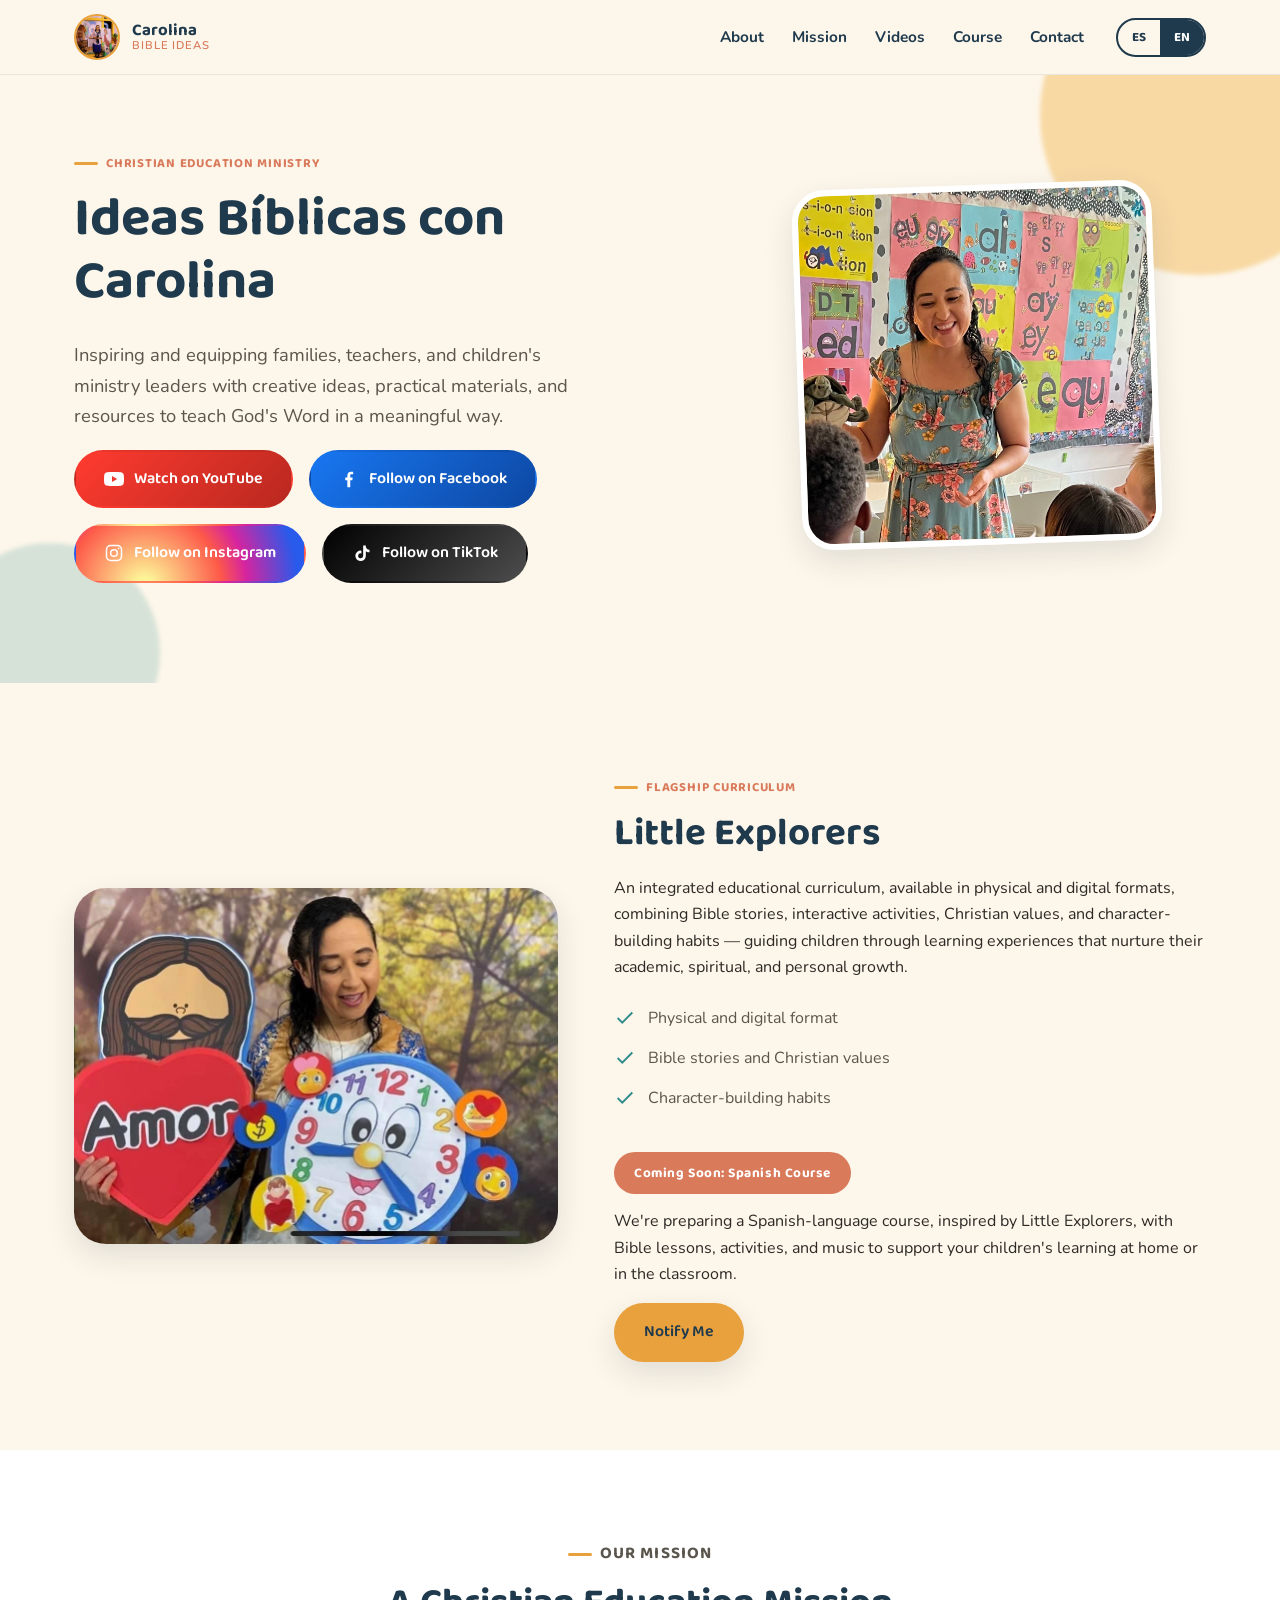
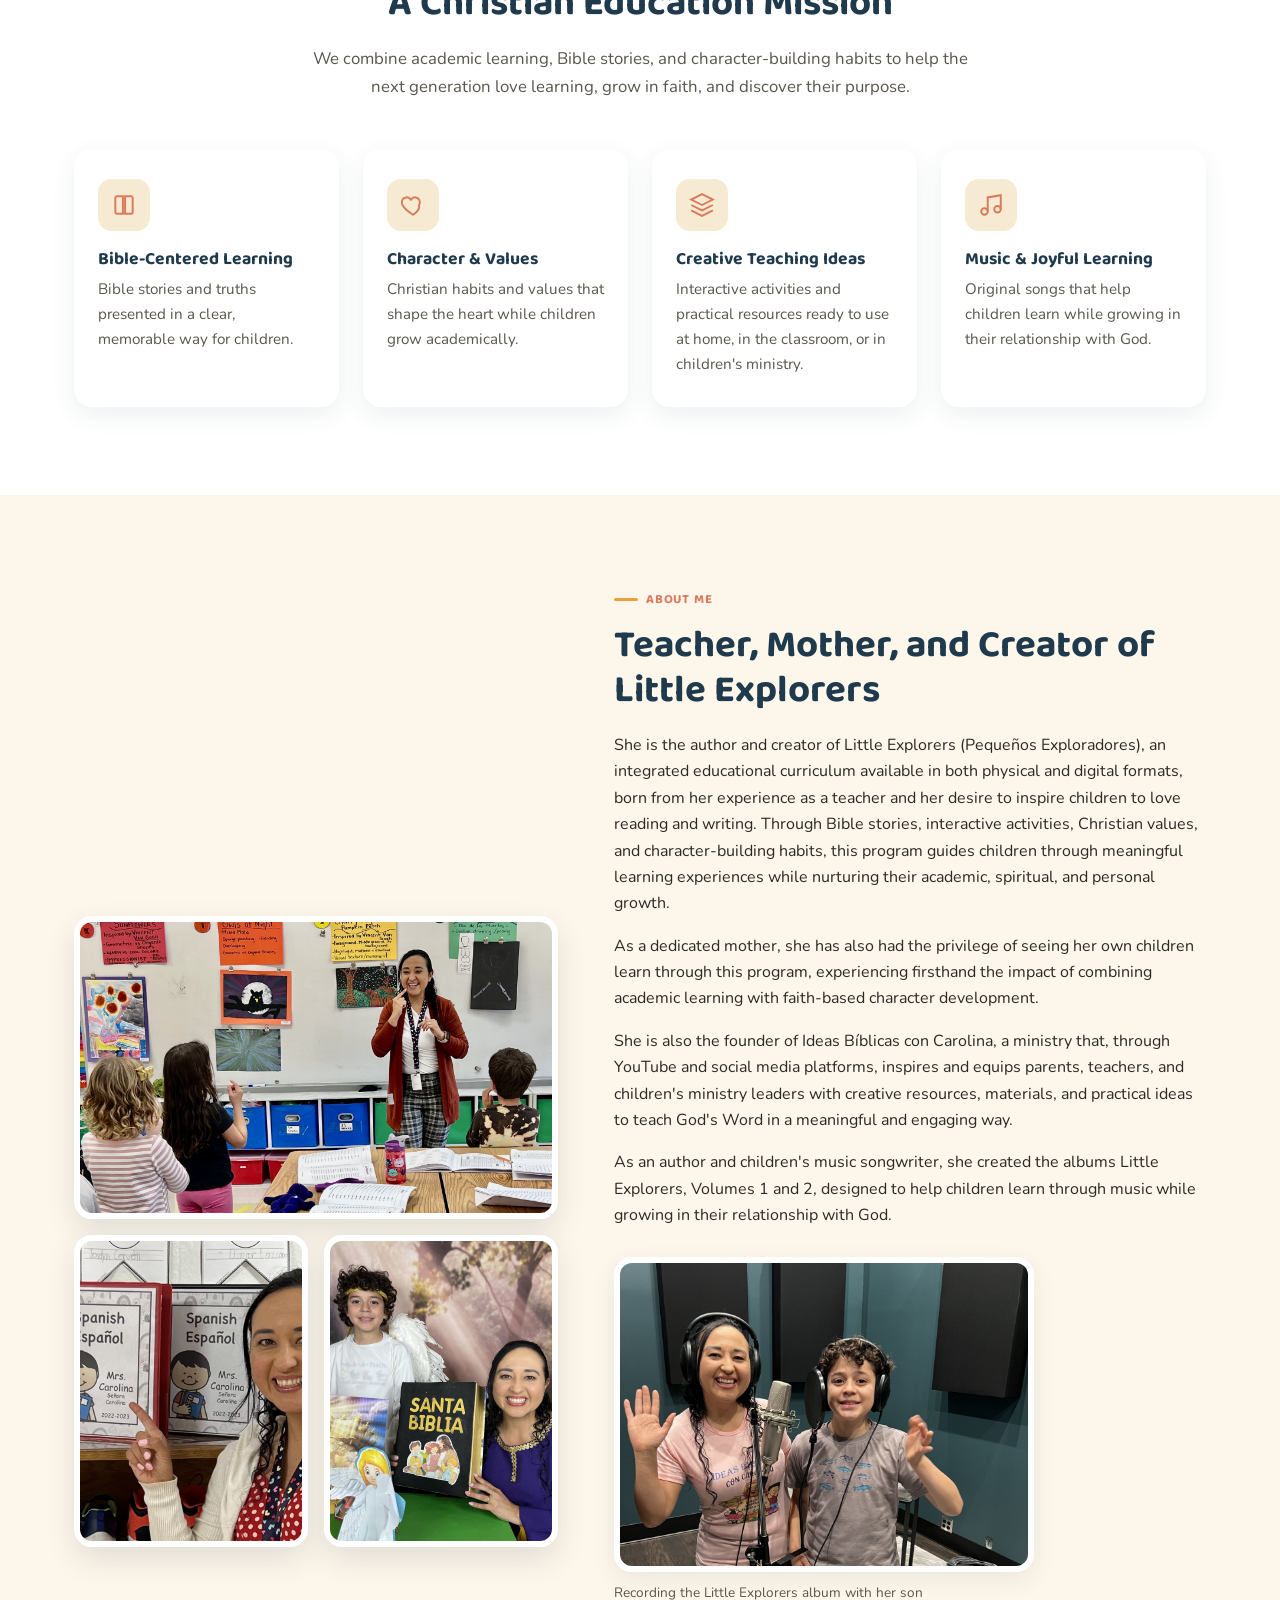
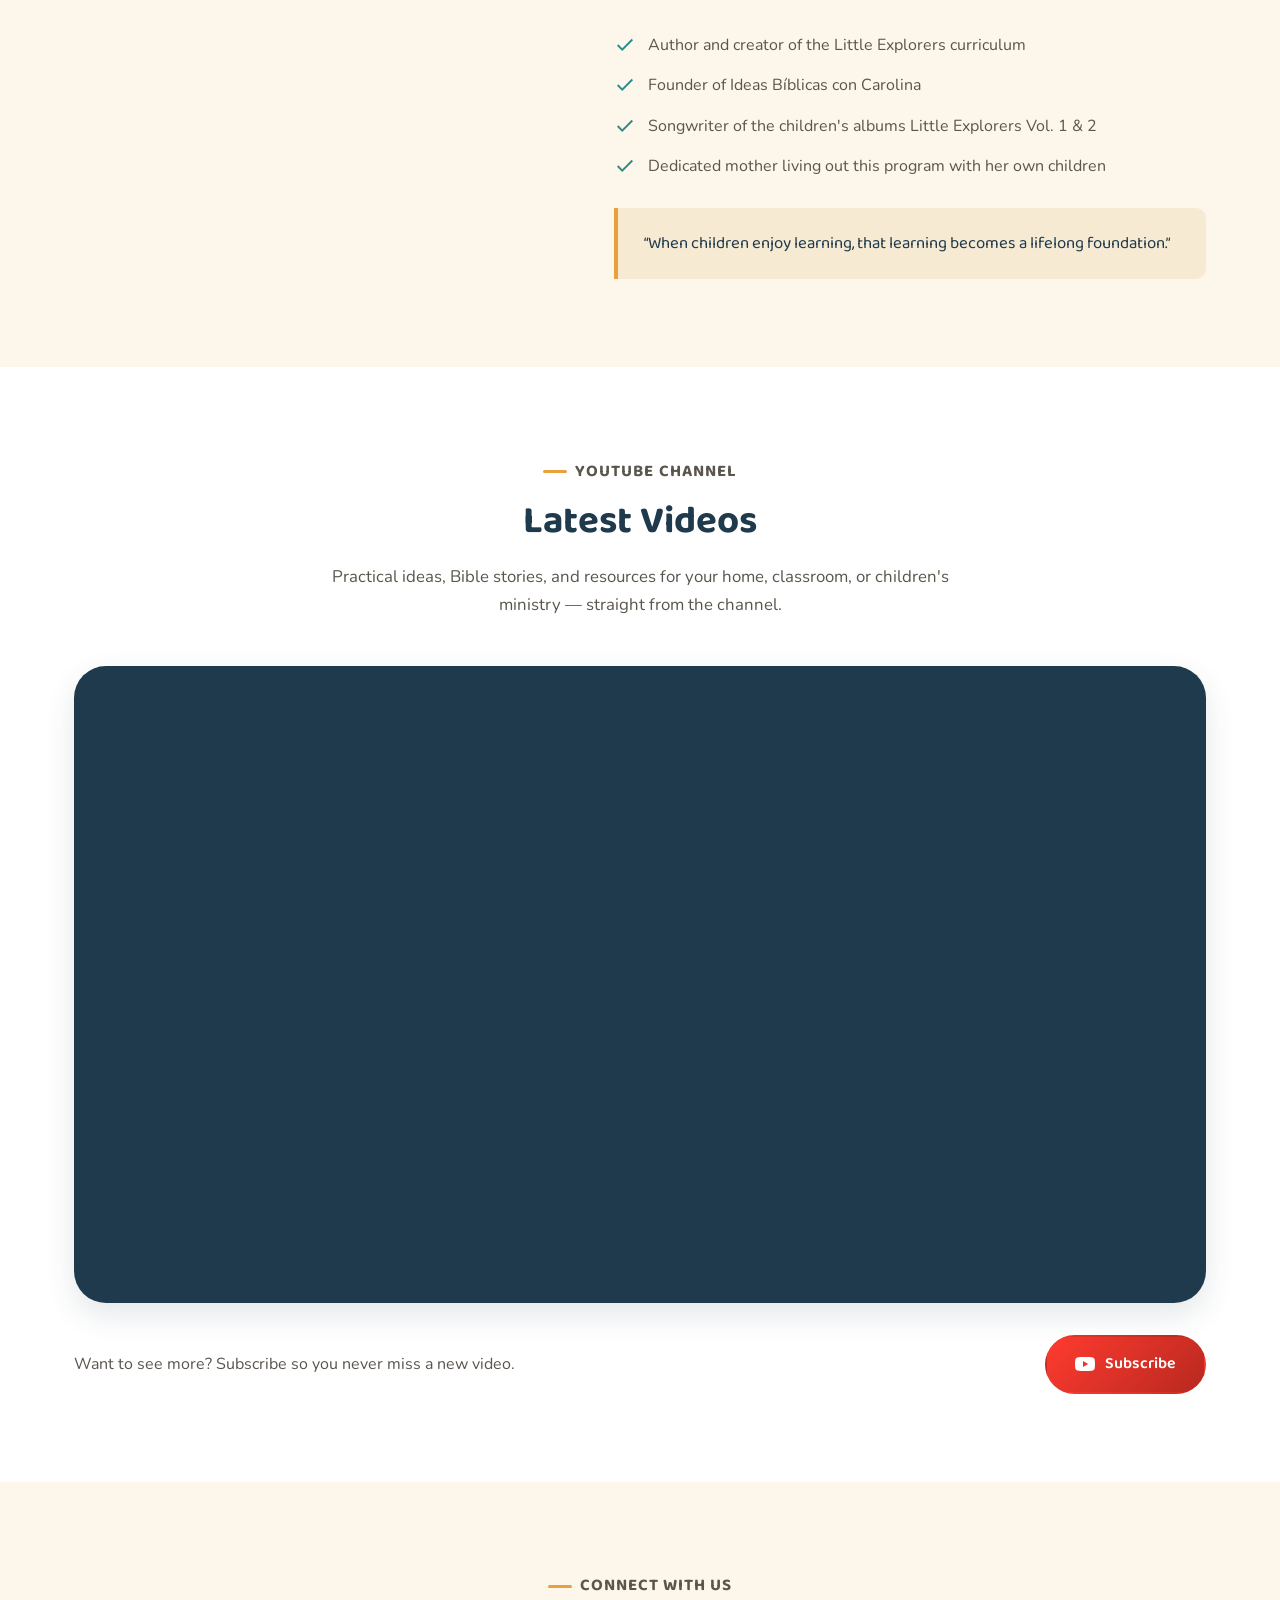
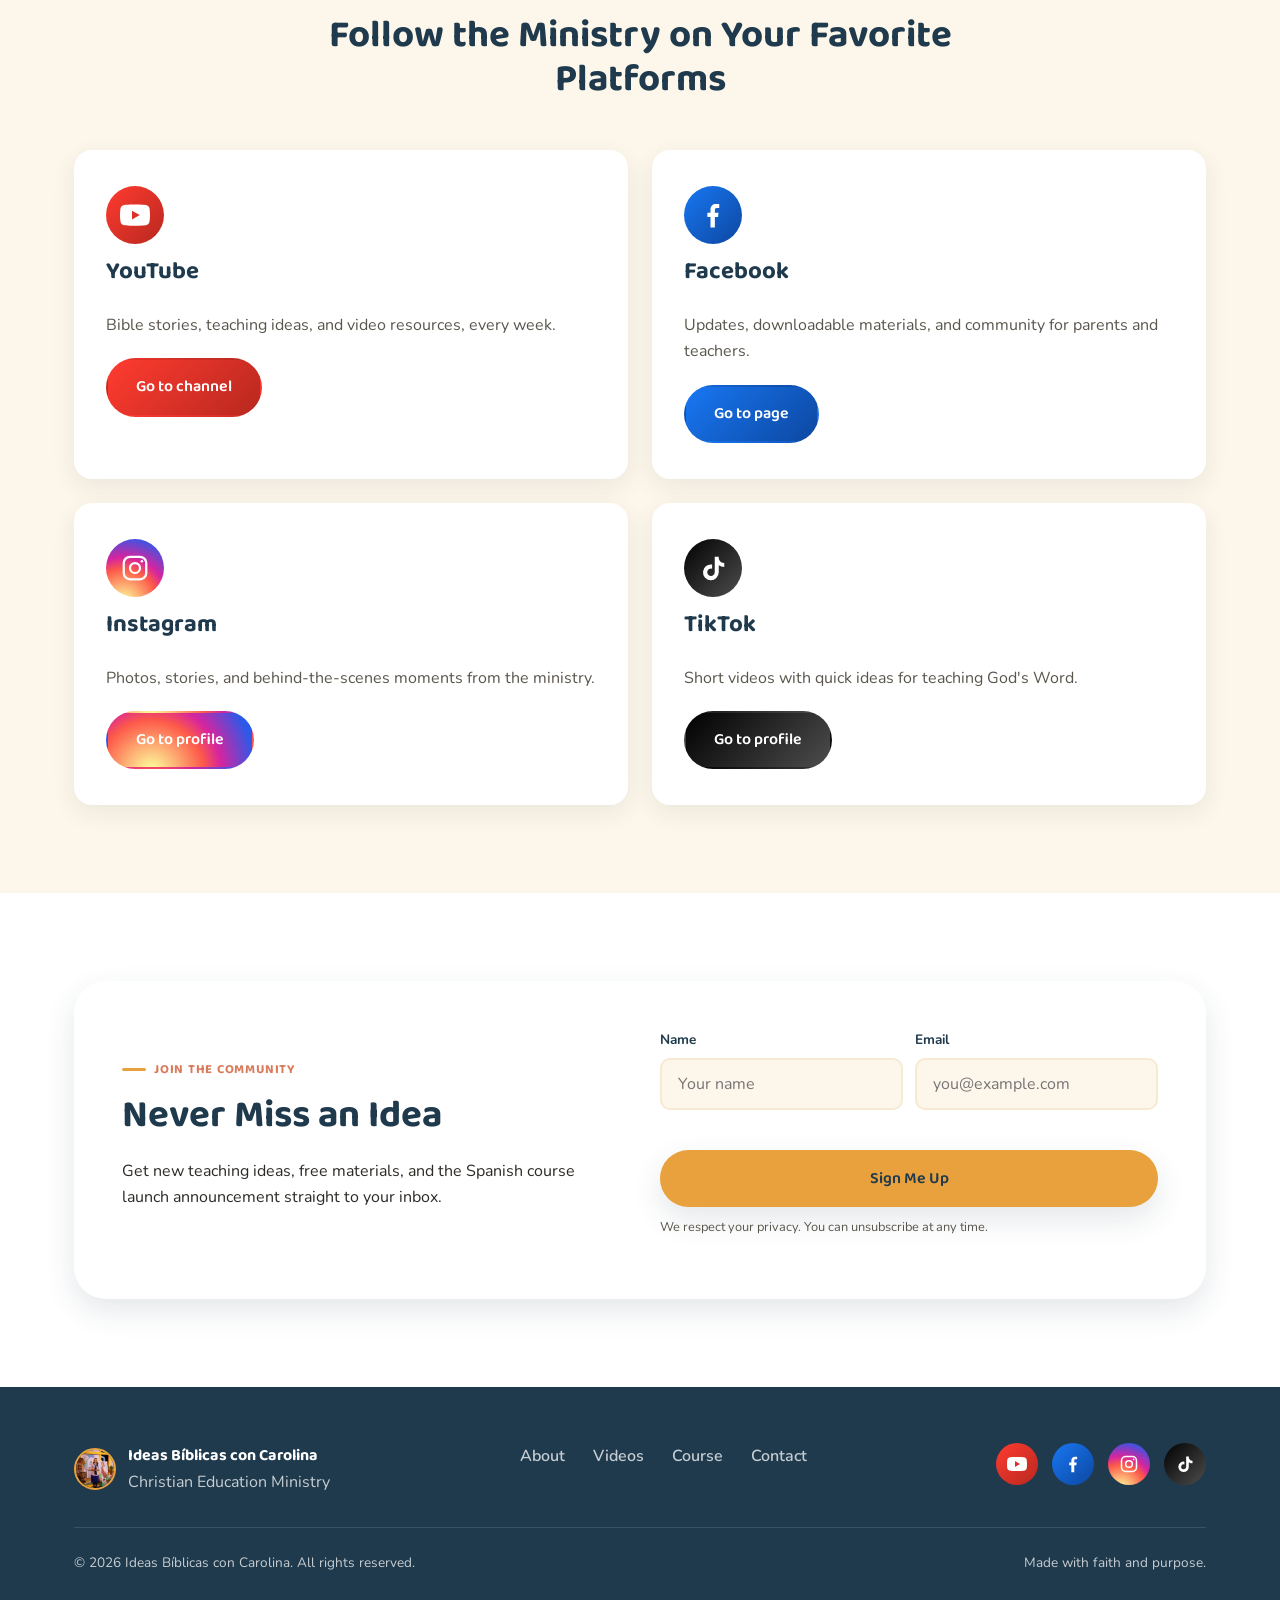
<file: index.html>
<!DOCTYPE html>
<html lang="es">
<head>
<meta charset="UTF-8" />
<meta name="viewport" content="width=device-width, initial-scale=1.0" />
<title data-es="Ideas Bíblicas con Carolina | Ministerio de Educación Cristiana" data-en="Ideas Bíblicas con Carolina | Christian Education Ministry">Ideas Bíblicas con Carolina</title>
<meta name="description"
  content="Ideas Bíblicas con Carolina inspira a familias, maestros y líderes de ministerio infantil a enseñar la Palabra de Dios de forma creativa. Autora de Pequeños Exploradores."
  data-es="Ideas Bíblicas con Carolina inspira a familias, maestros y líderes de ministerio infantil a enseñar la Palabra de Dios de forma creativa. Autora de Pequeños Exploradores."
  data-en="Ideas Bíblicas con Carolina inspires families, teachers, and children's ministry leaders to teach God's Word creatively. Author of Little Explorers." />
<link rel="icon" href="assets/favicon.svg" type="image/svg+xml" />
<link rel="preconnect" href="https://fonts.googleapis.com" />
<link rel="preconnect" href="https://fonts.gstatic.com" crossorigin />
<link href="https://fonts.googleapis.com/css2?family=Baloo+2:wght@500;600;700;800&family=Nunito:wght@400;600;700;800&display=swap" rel="stylesheet" />
<link rel="stylesheet" href="css/style.css" />
</head>
<body>

<header class="site-header">
  <div class="container">
    <a class="brand" href="index.html">
      <img src="assets/carolina-avatar.jpg" alt="Carolina" />
      <span class="brand-name">Carolina
        <span data-es="Ideas Bíblicas" data-en="Bible Ideas">Ideas Bíblicas</span>
      </span>
    </a>

    <nav class="nav-desktop">
      <ul class="nav-links">
        <li><a href="#about" data-es="Sobre Mí" data-en="About">Sobre Mí</a></li>
        <li><a href="#mission" data-es="Misión" data-en="Mission">Misión</a></li>
        <li><a href="#videos" data-es="Videos" data-en="Videos">Videos</a></li>
        <li><a href="#curso" data-es="Curso" data-en="Course">Curso</a></li>
        <li><a href="contact.html" data-es="Contacto" data-en="Contact">Contacto</a></li>
      </ul>
      <div class="lang-toggle" role="group" aria-label="Language selector">
        <button type="button" data-lang="es">ES</button>
        <button type="button" data-lang="en">EN</button>
      </div>
    </nav>

    <button class="nav-toggle" aria-label="Menu" aria-expanded="false">
      <span></span><span></span><span></span>
    </button>
  </div>

  <div class="nav-mobile">
    <a href="#about" data-es="Sobre Mí" data-en="About">Sobre Mí</a>
    <a href="#mission" data-es="Misión" data-en="Mission">Misión</a>
    <a href="#videos" data-es="Videos" data-en="Videos">Videos</a>
    <a href="#curso" data-es="Curso" data-en="Course">Curso</a>
    <a href="contact.html" data-es="Contacto" data-en="Contact">Contacto</a>
    <div class="lang-toggle" role="group" aria-label="Language selector">
      <button type="button" data-lang="es">ES</button>
      <button type="button" data-lang="en">EN</button>
    </div>
  </div>
</header>

<main>

  <!-- HERO -->
  <section class="hero">
    <span class="hero-blob hero-blob--1"></span>
    <span class="hero-blob hero-blob--2"></span>
    <div class="container">
      <div class="hero-copy">
        <p class="eyebrow" data-es="Ministerio de Educación Cristiana" data-en="Christian Education Ministry">Ministerio de Educación Cristiana</p>
        <h1>Ideas Bíblicas con Carolina</h1>
        <p class="lead"
          data-es="Inspirando y equipando a familias, maestros y líderes de ministerio infantil con ideas creativas, materiales prácticos y recursos para enseñar la Palabra de Dios de una manera significativa."
          data-en="Inspiring and equipping families, teachers, and children's ministry leaders with creative ideas, practical materials, and resources to teach God's Word in a meaningful way.">
          Inspirando y equipando a familias, maestros y líderes de ministerio infantil con ideas creativas, materiales prácticos y recursos para enseñar la Palabra de Dios de una manera significativa.
        </p>
        <div class="btn-row">
          <a class="btn btn--youtube" href="https://www.youtube.com/@ideasbiblicasconcarolina6778" target="_blank" rel="noopener">
            <svg viewBox="0 0 24 24" fill="currentColor" aria-hidden="true"><path d="M23.5 6.2a3 3 0 0 0-2.1-2.1C19.5 3.5 12 3.5 12 3.5s-7.5 0-9.4.6A3 3 0 0 0 .5 6.2 31 31 0 0 0 0 12a31 31 0 0 0 .5 5.8 3 3 0 0 0 2.1 2.1c1.9.6 9.4.6 9.4.6s7.5 0 9.4-.6a3 3 0 0 0 2.1-2.1A31 31 0 0 0 24 12a31 31 0 0 0-.5-5.8ZM9.6 15.5V8.5L15.8 12Z"/></svg>
            <span data-es="Ver en YouTube" data-en="Watch on YouTube">Ver en YouTube</span>
          </a>
          <a class="btn btn--facebook" href="https://www.facebook.com/ideasbiblicasconcarolina/?locale=es_LA" target="_blank" rel="noopener">
            <svg viewBox="0 0 24 24" fill="currentColor" aria-hidden="true"><path d="M13.5 22v-8.5H16l.4-3.4h-2.9V7.9c0-1 .3-1.6 1.7-1.6h1.8V3.3c-.3 0-1.4-.1-2.6-.1-2.6 0-4.4 1.6-4.4 4.5v2.4H7.5v3.4H10V22Z"/></svg>
            <span data-es="Síguenos en Facebook" data-en="Follow on Facebook">Síguenos en Facebook</span>
          </a>
          <a class="btn btn--instagram" href="https://www.instagram.com/ideasbiblicasconcarolina?utm_source=qr" target="_blank" rel="noopener">
            <svg viewBox="0 0 24 24" fill="none" stroke="currentColor" stroke-width="1.8" aria-hidden="true"><rect x="3" y="3" width="18" height="18" rx="5"/><circle cx="12" cy="12" r="4"/><circle cx="17.5" cy="6.5" r="1" fill="currentColor" stroke="none"/></svg>
            <span data-es="Síguenos en Instagram" data-en="Follow on Instagram">Síguenos en Instagram</span>
          </a>
          <a class="btn btn--tiktok" href="https://share.google/8j9BSbG5r9AAE7Sj8" target="_blank" rel="noopener">
            <svg viewBox="0 0 24 24" fill="currentColor" aria-hidden="true"><path d="M16.6 3h-3.2v12.4a3 3 0 1 1-2.1-2.9v-3.3a6.3 6.3 0 1 0 5.3 6.2V9.8a7.5 7.5 0 0 0 4.4 1.4V8a4.2 4.2 0 0 1-4.4-5Z"/></svg>
            <span data-es="Síguenos en TikTok" data-en="Follow on TikTok">Síguenos en TikTok</span>
          </a>
        </div>
      </div>
      <div class="hero-art">
        <div class="hero-photo-frame">
          <img src="assets/carolina-hero.jpg" alt="Carolina" />
        </div>
      </div>
    </div>
  </section>

  <!-- PEQUEÑOS EXPLORADORES / COMING SOON -->
  <section class="section" id="curso">
    <div class="container about-grid">
      <div>
        <img class="about-photo" src="assets/carolina-curriculum.jpg" alt="Pequeños Exploradores" />
      </div>
      <div>
        <p class="eyebrow" data-es="Currículo Insignia" data-en="Flagship Curriculum">Currículo Insignia</p>
        <h2 data-es="Pequeños Exploradores" data-en="Little Explorers">Pequeños Exploradores</h2>
        <p data-es="Un currículo educativo integral, disponible en formato físico y digital, que combina historias bíblicas, actividades interactivas, valores cristianos y hábitos que forman el carácter — guiando a los niños en experiencias de aprendizaje que nutren su crecimiento académico, espiritual y personal."
           data-en="An integrated educational curriculum, available in physical and digital formats, combining Bible stories, interactive activities, Christian values, and character-building habits — guiding children through learning experiences that nurture their academic, spiritual, and personal growth.">
          Un currículo educativo integral, disponible en formato físico y digital, que combina historias bíblicas, actividades interactivas, valores cristianos y hábitos que forman el carácter — guiando a los niños en experiencias de aprendizaje que nutren su crecimiento académico, espiritual y personal.
        </p>

        <ul class="credential-list">
          <li>
            <svg viewBox="0 0 24 24" fill="none" stroke="currentColor" stroke-width="2"><path d="M20 6 9 17l-5-5"/></svg>
            <span data-es="Formato físico y digital" data-en="Physical and digital format">Formato físico y digital</span>
          </li>
          <li>
            <svg viewBox="0 0 24 24" fill="none" stroke="currentColor" stroke-width="2"><path d="M20 6 9 17l-5-5"/></svg>
            <span data-es="Historias bíblicas y valores cristianos" data-en="Bible stories and Christian values">Historias bíblicas y valores cristianos</span>
          </li>
          <li>
            <svg viewBox="0 0 24 24" fill="none" stroke="currentColor" stroke-width="2"><path d="M20 6 9 17l-5-5"/></svg>
            <span data-es="Hábitos que forman el carácter" data-en="Character-building habits">Hábitos que forman el carácter</span>
          </li>
        </ul>

        <div class="btn-row mt-40" style="align-items:center;">
          <span class="coming-soon-badge" style="background: var(--color-terracotta); color: var(--color-white);" data-es="Próximamente: Curso en Español" data-en="Coming Soon: Spanish Course">Próximamente: Curso en Español</span>
        </div>
        <p data-es="Estamos preparando un curso en español, inspirado en Pequeños Exploradores, con lecciones bíblicas, actividades y música para acompañar el aprendizaje de tus niños en casa o en el aula."
           data-en="We're preparing a Spanish-language course, inspired by Little Explorers, with Bible lessons, activities, and music to support your children's learning at home or in the classroom."
           style="margin-top: 14px;">
          Estamos preparando un curso en español, inspirado en Pequeños Exploradores, con lecciones bíblicas, actividades y música para acompañar el aprendizaje de tus niños en casa o en el aula.
        </p>
        <div class="btn-row">
          <a class="btn btn--primary" href="#signup">
            <span data-es="Quiero enterarme" data-en="Notify Me">Quiero enterarme</span>
          </a>
        </div>
      </div>
    </div>
  </section>

  <!-- MISSION -->
  <section class="section section--alt" id="mission">
    <div class="container">
      <div class="section-head">
        <p class="eyebrow" data-es="Nuestra Misión" data-en="Our Mission">Nuestra Misión</p>
        <h2 data-es="Una misión de educación cristiana" data-en="A Christian Education Mission">Una misión de educación cristiana</h2>
        <p data-es="Combinamos aprendizaje académico, historias bíblicas y hábitos de carácter para ayudar a la nueva generación a amar aprender, crecer en fe y descubrir su propósito."
           data-en="We combine academic learning, Bible stories, and character-building habits to help the next generation love learning, grow in faith, and discover their purpose.">
          Combinamos aprendizaje académico, historias bíblicas y hábitos de carácter para ayudar a la nueva generación a amar aprender, crecer en fe y descubrir su propósito.
        </p>
      </div>

      <div class="grid-cards">
        <div class="value-card">
          <div class="icon">
            <svg viewBox="0 0 24 24" fill="none" stroke="currentColor" stroke-width="1.8"><path d="M4 5.5C4 4.7 4.7 4 5.5 4H11v16H5.5A1.5 1.5 0 0 1 4 18.5Z"/><path d="M20 5.5c0-.8-.7-1.5-1.5-1.5H13v16h5.5a1.5 1.5 0 0 0 1.5-1.5Z"/></svg>
          </div>
          <h3 data-es="Enseñanza bíblica" data-en="Bible-Centered Learning">Enseñanza bíblica</h3>
          <p data-es="Historias y verdades de la Palabra de Dios presentadas de forma clara y memorable para los niños."
             data-en="Bible stories and truths presented in a clear, memorable way for children.">
            Historias y verdades de la Palabra de Dios presentadas de forma clara y memorable para los niños.
          </p>
        </div>
        <div class="value-card">
          <div class="icon">
            <svg viewBox="0 0 24 24" fill="none" stroke="currentColor" stroke-width="1.8"><path d="M12 21s-7-4.35-9.5-8.5C.7 9 2 5.5 5.5 5c2-.3 3.5.6 4.5 2 1-1.4 2.5-2.3 4.5-2 3.5.5 4.8 4 3 7.5C19 16.65 12 21 12 21Z"/></svg>
          </div>
          <h3 data-es="Carácter y valores" data-en="Character & Values">Carácter y valores</h3>
          <p data-es="Hábitos y valores cristianos que forman el corazón mientras los niños crecen académicamente."
             data-en="Christian habits and values that shape the heart while children grow academically.">
            Hábitos y valores cristianos que forman el corazón mientras los niños crecen académicamente.
          </p>
        </div>
        <div class="value-card">
          <div class="icon">
            <svg viewBox="0 0 24 24" fill="none" stroke="currentColor" stroke-width="1.8"><path d="M12 2 2 7l10 5 10-5Z"/><path d="M2 12l10 5 10-5"/><path d="M2 17l10 5 10-5"/></svg>
          </div>
          <h3 data-es="Ideas creativas" data-en="Creative Teaching Ideas">Ideas creativas</h3>
          <p data-es="Actividades interactivas y recursos prácticos listos para usar en casa, la clase o el ministerio infantil."
             data-en="Interactive activities and practical resources ready to use at home, in the classroom, or in children's ministry.">
            Actividades interactivas y recursos prácticos listos para usar en casa, la clase o el ministerio infantil.
          </p>
        </div>
        <div class="value-card">
          <div class="icon">
            <svg viewBox="0 0 24 24" fill="none" stroke="currentColor" stroke-width="1.8"><path d="M9 18V5l12-2v13"/><circle cx="6" cy="18" r="3"/><circle cx="18" cy="16" r="3"/></svg>
          </div>
          <h3 data-es="Música y aprendizaje" data-en="Music & Joyful Learning">Música y aprendizaje</h3>
          <p data-es="Canciones originales que ayudan a los niños a aprender mientras crecen en su relación con Dios."
             data-en="Original songs that help children learn while growing in their relationship with God.">
            Canciones originales que ayudan a los niños a aprender mientras crecen en su relación con Dios.
          </p>
        </div>
      </div>
    </div>
  </section>

  <!-- ABOUT -->
  <section class="section" id="about">
    <div class="container about-grid">
      <div class="about-gallery">
        <img class="about-gallery-main" src="assets/carolina-classroom.jpg" alt="Carolina enseñando en el salón de clases" />
        <img class="about-gallery-sub" src="assets/carolina-binders.jpg" alt="Carolina con materiales de español" />
        <img class="about-gallery-sub" src="assets/carolina-bible-story.jpg" alt="Carolina contando historias bíblicas" />
      </div>
      <div>
        <p class="eyebrow" data-es="Sobre Mí" data-en="About Me">Sobre Mí</p>
        <h2 data-es="Maestra, madre y creadora de Pequeños Exploradores" data-en="Teacher, Mother, and Creator of Little Explorers">Maestra, madre y creadora de Pequeños Exploradores</h2>

        <p data-es="Es la autora y creadora de Pequeños Exploradores (Little Explorers), un currículo educativo integral disponible en formato físico y digital, nacido de su experiencia como maestra y su deseo de inspirar a los niños a amar la lectura y la escritura. A través de historias bíblicas, actividades interactivas, valores cristianos y hábitos que forman el carácter, este programa guía a los niños en experiencias de aprendizaje significativas que nutren su crecimiento académico, espiritual y personal."
           data-en="She is the author and creator of Little Explorers (Pequeños Exploradores), an integrated educational curriculum available in both physical and digital formats, born from her experience as a teacher and her desire to inspire children to love reading and writing. Through Bible stories, interactive activities, Christian values, and character-building habits, this program guides children through meaningful learning experiences while nurturing their academic, spiritual, and personal growth.">
          Es la autora y creadora de Pequeños Exploradores (Little Explorers), un currículo educativo integral disponible en formato físico y digital, nacido de su experiencia como maestra y su deseo de inspirar a los niños a amar la lectura y la escritura. A través de historias bíblicas, actividades interactivas, valores cristianos y hábitos que forman el carácter, este programa guía a los niños en experiencias de aprendizaje significativas que nutren su crecimiento académico, espiritual y personal.
        </p>

        <p data-es="Como madre dedicada, ha tenido el privilegio de ver a sus propios hijos aprender a través de este programa, experimentando de primera mano el impacto de combinar el aprendizaje académico con el desarrollo del carácter basado en la fe."
           data-en="As a dedicated mother, she has also had the privilege of seeing her own children learn through this program, experiencing firsthand the impact of combining academic learning with faith-based character development.">
          Como madre dedicada, ha tenido el privilegio de ver a sus propios hijos aprender a través de este programa, experimentando de primera mano el impacto de combinar el aprendizaje académico con el desarrollo del carácter basado en la fe.
        </p>

        <p data-es="También es la fundadora de Ideas Bíblicas con Carolina, un ministerio que, a través de YouTube y las redes sociales, inspira y equipa a padres, maestros y líderes de ministerio infantil con recursos creativos, materiales e ideas prácticas para enseñar la Palabra de Dios de una manera significativa y atractiva."
           data-en="She is also the founder of Ideas Bíblicas con Carolina, a ministry that, through YouTube and social media platforms, inspires and equips parents, teachers, and children's ministry leaders with creative resources, materials, and practical ideas to teach God's Word in a meaningful and engaging way.">
          También es la fundadora de Ideas Bíblicas con Carolina, un ministerio que, a través de YouTube y las redes sociales, inspira y equipa a padres, maestros y líderes de ministerio infantil con recursos creativos, materiales e ideas prácticas para enseñar la Palabra de Dios de una manera significativa y atractiva.
        </p>

        <p data-es="Como autora y compositora de música infantil, creó los álbumes Little Explorers, Volúmenes 1 y 2, diseñados para ayudar a los niños a aprender a través de la música mientras crecen en su relación con Dios."
           data-en="As an author and children's music songwriter, she created the albums Little Explorers, Volumes 1 and 2, designed to help children learn through music while growing in their relationship with God.">
          Como autora y compositora de música infantil, creó los álbumes Little Explorers, Volúmenes 1 y 2, diseñados para ayudar a los niños a aprender a través de la música mientras crecen en su relación con Dios.
        </p>

        <figure class="about-inline-photo">
          <img src="assets/carolina-studio.jpg" alt="Carolina grabando el álbum Little Explorers con su hijo" />
          <figcaption data-es="Grabando el álbum Little Explorers junto a su hijo" data-en="Recording the Little Explorers album with her son">Grabando el álbum Little Explorers junto a su hijo</figcaption>
        </figure>

        <ul class="credential-list">
          <li>
            <svg viewBox="0 0 24 24" fill="none" stroke="currentColor" stroke-width="2"><path d="M20 6 9 17l-5-5"/></svg>
            <span data-es="Autora y creadora del currículo Pequeños Exploradores" data-en="Author and creator of the Little Explorers curriculum">Autora y creadora del currículo Pequeños Exploradores</span>
          </li>
          <li>
            <svg viewBox="0 0 24 24" fill="none" stroke="currentColor" stroke-width="2"><path d="M20 6 9 17l-5-5"/></svg>
            <span data-es="Fundadora de Ideas Bíblicas con Carolina" data-en="Founder of Ideas Bíblicas con Carolina">Fundadora de Ideas Bíblicas con Carolina</span>
          </li>
          <li>
            <svg viewBox="0 0 24 24" fill="none" stroke="currentColor" stroke-width="2"><path d="M20 6 9 17l-5-5"/></svg>
            <span data-es="Compositora de los álbumes infantiles Little Explorers Vol. 1 y 2" data-en="Songwriter of the children's albums Little Explorers Vol. 1 & 2">Compositora de los álbumes infantiles Little Explorers Vol. 1 y 2</span>
          </li>
          <li>
            <svg viewBox="0 0 24 24" fill="none" stroke="currentColor" stroke-width="2"><path d="M20 6 9 17l-5-5"/></svg>
            <span data-es="Madre dedicada que vive este programa junto a sus propios hijos" data-en="Dedicated mother living out this program with her own children">Madre dedicada que vive este programa junto a sus propios hijos</span>
          </li>
        </ul>

        <div class="quote-block" data-es="“Cuando los niños disfrutan aprender, ese aprendizaje se convierte en un fundamento para toda la vida.”" data-en="“When children enjoy learning, that learning becomes a lifelong foundation.”">
          “Cuando los niños disfrutan aprender, ese aprendizaje se convierte en un fundamento para toda la vida.”
        </div>
      </div>
    </div>
  </section>

  <!-- VIDEOS -->
  <section class="section section--alt" id="videos">
    <div class="container">
      <div class="section-head">
        <p class="eyebrow" data-es="Canal de YouTube" data-en="YouTube Channel">Canal de YouTube</p>
        <h2 data-es="Últimos videos" data-en="Latest Videos">Últimos videos</h2>
        <p data-es="Ideas prácticas, historias bíblicas y recursos para tu hogar, tu clase o tu ministerio infantil — directo desde el canal."
           data-en="Practical ideas, Bible stories, and resources for your home, classroom, or children's ministry — straight from the channel.">
          Ideas prácticas, historias bíblicas y recursos para tu hogar, tu clase o tu ministerio infantil — directo desde el canal.
        </p>
      </div>

      <div class="video-frame-wrap">
        <iframe
          src="https://www.youtube.com/embed/videoseries?list=UUgG1jHtf2Ej8UXfnlZ5YpCA"
          title="Ideas Bíblicas con Carolina — YouTube"
          loading="lazy"
          allow="accelerometer; autoplay; clipboard-write; encrypted-media; gyroscope; picture-in-picture"
          allowfullscreen>
        </iframe>
      </div>

      <div class="videos-footer">
        <p data-es="¿Quieres ver más? Suscríbete para no perderte ningún video nuevo."
           data-en="Want to see more? Subscribe so you never miss a new video."
           style="margin-bottom:0; color: var(--color-ink-soft);">
          ¿Quieres ver más? Suscríbete para no perderte ningún video nuevo.
        </p>
        <a class="btn btn--youtube" href="https://www.youtube.com/@ideasbiblicasconcarolina6778?sub_confirmation=1" target="_blank" rel="noopener">
          <svg viewBox="0 0 24 24" fill="currentColor" aria-hidden="true"><path d="M23.5 6.2a3 3 0 0 0-2.1-2.1C19.5 3.5 12 3.5 12 3.5s-7.5 0-9.4.6A3 3 0 0 0 .5 6.2 31 31 0 0 0 0 12a31 31 0 0 0 .5 5.8 3 3 0 0 0 2.1 2.1c1.9.6 9.4.6 9.4.6s7.5 0 9.4-.6a3 3 0 0 0 2.1-2.1A31 31 0 0 0 24 12a31 31 0 0 0-.5-5.8ZM9.6 15.5V8.5L15.8 12Z"/></svg>
          <span data-es="Suscríbete" data-en="Subscribe">Suscríbete</span>
        </a>
      </div>
    </div>
  </section>

  <!-- SOCIAL -->
  <section class="section">
    <div class="container">
      <div class="section-head">
        <p class="eyebrow" data-es="Conecta con nosotros" data-en="Connect With Us">Conecta con nosotros</p>
        <h2 data-es="Sigue el ministerio en tus redes favoritas" data-en="Follow the Ministry on Your Favorite Platforms">Sigue el ministerio en tus redes favoritas</h2>
      </div>

      <div class="social-panel">
        <div class="social-card youtube">
          <div class="icon-circle">
            <svg viewBox="0 0 24 24" fill="currentColor" aria-hidden="true"><path d="M23.5 6.2a3 3 0 0 0-2.1-2.1C19.5 3.5 12 3.5 12 3.5s-7.5 0-9.4.6A3 3 0 0 0 .5 6.2 31 31 0 0 0 0 12a31 31 0 0 0 .5 5.8 3 3 0 0 0 2.1 2.1c1.9.6 9.4.6 9.4.6s7.5 0 9.4-.6a3 3 0 0 0 2.1-2.1A31 31 0 0 0 24 12a31 31 0 0 0-.5-5.8ZM9.6 15.5V8.5L15.8 12Z"/></svg>
          </div>
          <h3 data-es="YouTube" data-en="YouTube">YouTube</h3>
          <p data-es="Historias bíblicas, ideas de enseñanza y recursos en video, cada semana."
             data-en="Bible stories, teaching ideas, and video resources, every week.">
            Historias bíblicas, ideas de enseñanza y recursos en video, cada semana.
          </p>
          <a class="btn btn--youtube" href="https://www.youtube.com/@ideasbiblicasconcarolina6778" target="_blank" rel="noopener">
            <span data-es="Ir al canal" data-en="Go to channel">Ir al canal</span>
          </a>
        </div>

        <div class="social-card facebook">
          <div class="icon-circle">
            <svg viewBox="0 0 24 24" fill="currentColor" aria-hidden="true"><path d="M13.5 22v-8.5H16l.4-3.4h-2.9V7.9c0-1 .3-1.6 1.7-1.6h1.8V3.3c-.3 0-1.4-.1-2.6-.1-2.6 0-4.4 1.6-4.4 4.5v2.4H7.5v3.4H10V22Z"/></svg>
          </div>
          <h3 data-es="Facebook" data-en="Facebook">Facebook</h3>
          <p data-es="Novedades, materiales descargables y comunidad para padres y maestros."
             data-en="Updates, downloadable materials, and community for parents and teachers.">
            Novedades, materiales descargables y comunidad para padres y maestros.
          </p>
          <a class="btn btn--facebook" href="https://www.facebook.com/ideasbiblicasconcarolina/?locale=es_LA" target="_blank" rel="noopener">
            <span data-es="Ir a la página" data-en="Go to page">Ir a la página</span>
          </a>
        </div>

        <div class="social-card instagram">
          <div class="icon-circle">
            <svg viewBox="0 0 24 24" fill="none" stroke="currentColor" stroke-width="1.8" aria-hidden="true"><rect x="3" y="3" width="18" height="18" rx="5"/><circle cx="12" cy="12" r="4"/><circle cx="17.5" cy="6.5" r="1" fill="currentColor" stroke="none"/></svg>
          </div>
          <h3 data-es="Instagram" data-en="Instagram">Instagram</h3>
          <p data-es="Fotos, historias y momentos detrás de cámaras del ministerio."
             data-en="Photos, stories, and behind-the-scenes moments from the ministry.">
            Fotos, historias y momentos detrás de cámaras del ministerio.
          </p>
          <a class="btn btn--instagram" href="https://www.instagram.com/ideasbiblicasconcarolina?utm_source=qr" target="_blank" rel="noopener">
            <span data-es="Ir al perfil" data-en="Go to profile">Ir al perfil</span>
          </a>
        </div>

        <div class="social-card tiktok">
          <div class="icon-circle">
            <svg viewBox="0 0 24 24" fill="currentColor" aria-hidden="true"><path d="M16.6 3h-3.2v12.4a3 3 0 1 1-2.1-2.9v-3.3a6.3 6.3 0 1 0 5.3 6.2V9.8a7.5 7.5 0 0 0 4.4 1.4V8a4.2 4.2 0 0 1-4.4-5Z"/></svg>
          </div>
          <h3 data-es="TikTok" data-en="TikTok">TikTok</h3>
          <p data-es="Videos cortos con ideas rápidas para enseñar la Palabra de Dios."
             data-en="Short videos with quick ideas for teaching God's Word.">
            Videos cortos con ideas rápidas para enseñar la Palabra de Dios.
          </p>
          <a class="btn btn--tiktok" href="https://share.google/8j9BSbG5r9AAE7Sj8" target="_blank" rel="noopener">
            <span data-es="Ir al perfil" data-en="Go to profile">Ir al perfil</span>
          </a>
        </div>
      </div>
    </div>
  </section>

  <!-- EMAIL SIGNUP -->
  <section class="section section--alt" id="signup">
    <div class="container">
      <div class="signup-card">
        <div>
          <p class="eyebrow" data-es="Únete a la comunidad" data-en="Join the Community">Únete a la comunidad</p>
          <h2 data-es="No te pierdas ninguna idea" data-en="Never Miss an Idea">No te pierdas ninguna idea</h2>
          <p data-es="Recibe nuevas ideas de enseñanza, materiales gratuitos y la noticia del lanzamiento del curso de español directo en tu correo."
             data-en="Get new teaching ideas, free materials, and the Spanish course launch announcement straight to your inbox.">
            Recibe nuevas ideas de enseñanza, materiales gratuitos y la noticia del lanzamiento del curso de español directo en tu correo.
          </p>
        </div>
        <form name="newsletter" method="POST" data-netlify="true" netlify-honeypot="bot-field" action="/thank-you.html">
          <input type="hidden" name="form-name" value="newsletter" />
          <p class="honeypot"><label>Don't fill this out: <input name="bot-field" /></label></p>
          <div class="form-row">
            <div class="form-field">
              <label for="signup-name" data-es="Nombre" data-en="Name">Nombre</label>
              <input id="signup-name" name="name" type="text" required
                data-es-placeholder="Tu nombre" data-en-placeholder="Your name"
                placeholder="Tu nombre" />
            </div>
            <div class="form-field">
              <label for="signup-email" data-es="Correo electrónico" data-en="Email">Correo electrónico</label>
              <input id="signup-email" name="email" type="email" required
                data-es-placeholder="tucorreo@ejemplo.com" data-en-placeholder="you@example.com"
                placeholder="tucorreo@ejemplo.com" />
            </div>
          </div>
          <button class="btn btn--primary btn--block mt-40" type="submit" data-es="Suscribirme" data-en="Sign Me Up">Suscribirme</button>
          <p class="form-note" data-es="Respetamos tu privacidad. Puedes darte de baja cuando quieras."
             data-en="We respect your privacy. You can unsubscribe at any time.">
            Respetamos tu privacidad. Puedes darte de baja cuando quieras.
          </p>
        </form>
      </div>
    </div>
  </section>

</main>

<footer class="site-footer">
  <div class="container">
    <div class="footer-top">
      <div class="footer-brand">
        <img src="assets/carolina-avatar.jpg" alt="Carolina" />
        <div>
          <strong>Ideas Bíblicas con Carolina</strong>
          <span data-es="Ministerio de Educación Cristiana" data-en="Christian Education Ministry">Ministerio de Educación Cristiana</span>
        </div>
      </div>
      <ul class="footer-links">
        <li><a href="#about" data-es="Sobre Mí" data-en="About">Sobre Mí</a></li>
        <li><a href="#videos" data-es="Videos" data-en="Videos">Videos</a></li>
        <li><a href="#curso" data-es="Curso" data-en="Course">Curso</a></li>
        <li><a href="contact.html" data-es="Contacto" data-en="Contact">Contacto</a></li>
      </ul>
      <div class="footer-social">
        <a class="youtube" href="https://www.youtube.com/@ideasbiblicasconcarolina6778" target="_blank" rel="noopener" aria-label="YouTube">
          <svg viewBox="0 0 24 24" fill="currentColor" aria-hidden="true"><path d="M23.5 6.2a3 3 0 0 0-2.1-2.1C19.5 3.5 12 3.5 12 3.5s-7.5 0-9.4.6A3 3 0 0 0 .5 6.2 31 31 0 0 0 0 12a31 31 0 0 0 .5 5.8 3 3 0 0 0 2.1 2.1c1.9.6 9.4.6 9.4.6s7.5 0 9.4-.6a3 3 0 0 0 2.1-2.1A31 31 0 0 0 24 12a31 31 0 0 0-.5-5.8ZM9.6 15.5V8.5L15.8 12Z"/></svg>
        </a>
        <a class="facebook" href="https://www.facebook.com/ideasbiblicasconcarolina/?locale=es_LA" target="_blank" rel="noopener" aria-label="Facebook">
          <svg viewBox="0 0 24 24" fill="currentColor" aria-hidden="true"><path d="M13.5 22v-8.5H16l.4-3.4h-2.9V7.9c0-1 .3-1.6 1.7-1.6h1.8V3.3c-.3 0-1.4-.1-2.6-.1-2.6 0-4.4 1.6-4.4 4.5v2.4H7.5v3.4H10V22Z"/></svg>
        </a>
        <a class="instagram" href="https://www.instagram.com/ideasbiblicasconcarolina?utm_source=qr" target="_blank" rel="noopener" aria-label="Instagram">
          <svg viewBox="0 0 24 24" fill="none" stroke="currentColor" stroke-width="1.8" aria-hidden="true"><rect x="3" y="3" width="18" height="18" rx="5"/><circle cx="12" cy="12" r="4"/><circle cx="17.5" cy="6.5" r="1" fill="currentColor" stroke="none"/></svg>
        </a>
        <a class="tiktok" href="https://share.google/8j9BSbG5r9AAE7Sj8" target="_blank" rel="noopener" aria-label="TikTok">
          <svg viewBox="0 0 24 24" fill="currentColor" aria-hidden="true"><path d="M16.6 3h-3.2v12.4a3 3 0 1 1-2.1-2.9v-3.3a6.3 6.3 0 1 0 5.3 6.2V9.8a7.5 7.5 0 0 0 4.4 1.4V8a4.2 4.2 0 0 1-4.4-5Z"/></svg>
        </a>
      </div>
    </div>
    <div class="footer-bottom">
      <span>&copy; <span data-year>2026</span> Ideas Bíblicas con Carolina. <span data-es="Todos los derechos reservados." data-en="All rights reserved.">Todos los derechos reservados.</span></span>
      <span data-es="Hecho con fe y propósito." data-en="Made with faith and purpose.">Hecho con fe y propósito.</span>
    </div>
  </div>
</footer>

<script src="js/main.js"></script>
</body>
</html>
</file>
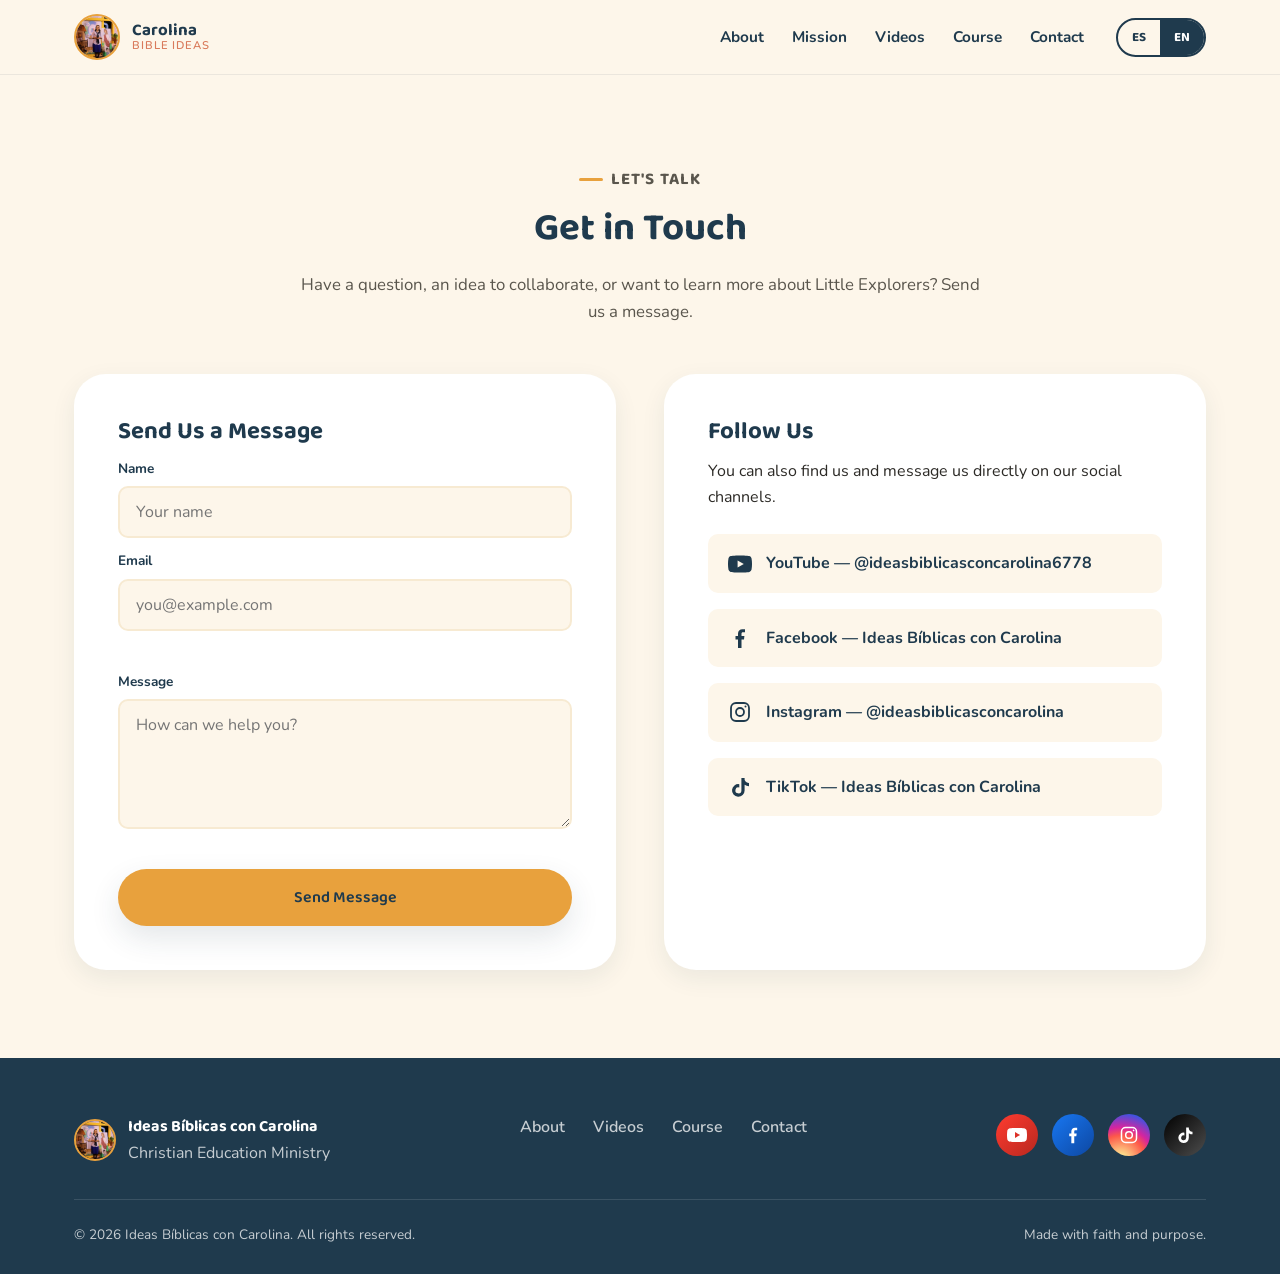
<file: contact.html>
<!DOCTYPE html>
<html lang="es">
<head>
<meta charset="UTF-8" />
<meta name="viewport" content="width=device-width, initial-scale=1.0" />
<title data-es="Contacto | Ideas Bíblicas con Carolina" data-en="Contact | Ideas Bíblicas con Carolina">Contacto | Ideas Bíblicas con Carolina</title>
<meta name="description"
  content="Ponte en contacto con Ideas Bíblicas con Carolina."
  data-es="Ponte en contacto con Ideas Bíblicas con Carolina."
  data-en="Get in touch with Ideas Bíblicas con Carolina." />
<link rel="icon" href="assets/favicon.svg" type="image/svg+xml" />
<link rel="preconnect" href="https://fonts.googleapis.com" />
<link rel="preconnect" href="https://fonts.gstatic.com" crossorigin />
<link href="https://fonts.googleapis.com/css2?family=Baloo+2:wght@500;600;700;800&family=Nunito:wght@400;600;700;800&display=swap" rel="stylesheet" />
<link rel="stylesheet" href="css/style.css" />
</head>
<body>

<header class="site-header">
  <div class="container">
    <a class="brand" href="index.html">
      <img src="assets/carolina-avatar.jpg" alt="Carolina" />
      <span class="brand-name">Carolina
        <span data-es="Ideas Bíblicas" data-en="Bible Ideas">Ideas Bíblicas</span>
      </span>
    </a>

    <nav class="nav-desktop">
      <ul class="nav-links">
        <li><a href="index.html#about" data-es="Sobre Mí" data-en="About">Sobre Mí</a></li>
        <li><a href="index.html#mission" data-es="Misión" data-en="Mission">Misión</a></li>
        <li><a href="index.html#videos" data-es="Videos" data-en="Videos">Videos</a></li>
        <li><a href="index.html#curso" data-es="Curso" data-en="Course">Curso</a></li>
        <li><a href="contact.html" data-es="Contacto" data-en="Contact">Contacto</a></li>
      </ul>
      <div class="lang-toggle" role="group" aria-label="Language selector">
        <button type="button" data-lang="es">ES</button>
        <button type="button" data-lang="en">EN</button>
      </div>
    </nav>

    <button class="nav-toggle" aria-label="Menu" aria-expanded="false">
      <span></span><span></span><span></span>
    </button>
  </div>

  <div class="nav-mobile">
    <a href="index.html#about" data-es="Sobre Mí" data-en="About">Sobre Mí</a>
    <a href="index.html#mission" data-es="Misión" data-en="Mission">Misión</a>
    <a href="index.html#videos" data-es="Videos" data-en="Videos">Videos</a>
    <a href="index.html#curso" data-es="Curso" data-en="Course">Curso</a>
    <a href="contact.html" data-es="Contacto" data-en="Contact">Contacto</a>
    <div class="lang-toggle" role="group" aria-label="Language selector">
      <button type="button" data-lang="es">ES</button>
      <button type="button" data-lang="en">EN</button>
    </div>
  </div>
</header>

<main>
  <section class="section">
    <div class="container">
      <div class="section-head">
        <p class="eyebrow" data-es="Hablemos" data-en="Let's Talk">Hablemos</p>
        <h2 data-es="Ponte en contacto" data-en="Get in Touch">Ponte en contacto</h2>
        <p data-es="¿Tienes una pregunta, una idea para colaborar o quieres saber más sobre Pequeños Exploradores? Escríbenos."
           data-en="Have a question, an idea to collaborate, or want to learn more about Little Explorers? Send us a message.">
          ¿Tienes una pregunta, una idea para colaborar o quieres saber más sobre Pequeños Exploradores? Escríbenos.
        </p>
      </div>

      <div class="contact-grid">
        <div class="contact-card">
          <h3 data-es="Envíanos un mensaje" data-en="Send Us a Message">Envíanos un mensaje</h3>
          <form name="contact" method="POST" data-netlify="true" netlify-honeypot="bot-field" action="/thank-you.html">
            <input type="hidden" name="form-name" value="contact" />
            <p class="honeypot"><label>Don't fill this out: <input name="bot-field" /></label></p>
            <div class="form-row">
              <div class="form-field">
                <label for="contact-name" data-es="Nombre" data-en="Name">Nombre</label>
                <input id="contact-name" name="name" type="text" required
                  data-es-placeholder="Tu nombre" data-en-placeholder="Your name"
                  placeholder="Tu nombre" />
              </div>
              <div class="form-field">
                <label for="contact-email" data-es="Correo electrónico" data-en="Email">Correo electrónico</label>
                <input id="contact-email" name="email" type="email" required
                  data-es-placeholder="tucorreo@ejemplo.com" data-en-placeholder="you@example.com"
                  placeholder="tucorreo@ejemplo.com" />
              </div>
            </div>
            <div class="form-row mt-40">
              <div class="form-field">
                <label for="contact-message" data-es="Mensaje" data-en="Message">Mensaje</label>
                <textarea id="contact-message" name="message" required
                  data-es-placeholder="¿Cómo podemos ayudarte?" data-en-placeholder="How can we help you?"
                  placeholder="¿Cómo podemos ayudarte?"></textarea>
              </div>
            </div>
            <button class="btn btn--primary btn--block mt-40" type="submit" data-es="Enviar mensaje" data-en="Send Message">Enviar mensaje</button>
          </form>
        </div>

        <div class="contact-card">
          <h3 data-es="Síguenos" data-en="Follow Us">Síguenos</h3>
          <p data-es="También puedes encontrarnos y escribirnos directamente en nuestras redes sociales."
             data-en="You can also find us and message us directly on our social channels.">
            También puedes encontrarnos y escribirnos directamente en nuestras redes sociales.
          </p>
          <ul class="contact-links">
            <li>
              <a href="https://www.youtube.com/@ideasbiblicasconcarolina6778" target="_blank" rel="noopener">
                <svg viewBox="0 0 24 24" fill="currentColor" aria-hidden="true"><path d="M23.5 6.2a3 3 0 0 0-2.1-2.1C19.5 3.5 12 3.5 12 3.5s-7.5 0-9.4.6A3 3 0 0 0 .5 6.2 31 31 0 0 0 0 12a31 31 0 0 0 .5 5.8 3 3 0 0 0 2.1 2.1c1.9.6 9.4.6 9.4.6s7.5 0 9.4-.6a3 3 0 0 0 2.1-2.1A31 31 0 0 0 24 12a31 31 0 0 0-.5-5.8ZM9.6 15.5V8.5L15.8 12Z"/></svg>
                <span>YouTube — @ideasbiblicasconcarolina6778</span>
              </a>
            </li>
            <li>
              <a href="https://www.facebook.com/ideasbiblicasconcarolina/?locale=es_LA" target="_blank" rel="noopener">
                <svg viewBox="0 0 24 24" fill="currentColor" aria-hidden="true"><path d="M13.5 22v-8.5H16l.4-3.4h-2.9V7.9c0-1 .3-1.6 1.7-1.6h1.8V3.3c-.3 0-1.4-.1-2.6-.1-2.6 0-4.4 1.6-4.4 4.5v2.4H7.5v3.4H10V22Z"/></svg>
                <span>Facebook — Ideas Bíblicas con Carolina</span>
              </a>
            </li>
            <li>
              <a href="https://www.instagram.com/ideasbiblicasconcarolina?utm_source=qr" target="_blank" rel="noopener">
                <svg viewBox="0 0 24 24" fill="none" stroke="currentColor" stroke-width="1.8" aria-hidden="true"><rect x="3" y="3" width="18" height="18" rx="5"/><circle cx="12" cy="12" r="4"/><circle cx="17.5" cy="6.5" r="1" fill="currentColor" stroke="none"/></svg>
                <span>Instagram — @ideasbiblicasconcarolina</span>
              </a>
            </li>
            <li>
              <a href="https://share.google/8j9BSbG5r9AAE7Sj8" target="_blank" rel="noopener">
                <svg viewBox="0 0 24 24" fill="currentColor" aria-hidden="true"><path d="M16.6 3h-3.2v12.4a3 3 0 1 1-2.1-2.9v-3.3a6.3 6.3 0 1 0 5.3 6.2V9.8a7.5 7.5 0 0 0 4.4 1.4V8a4.2 4.2 0 0 1-4.4-5Z"/></svg>
                <span>TikTok — Ideas Bíblicas con Carolina</span>
              </a>
            </li>
          </ul>
        </div>
      </div>
    </div>
  </section>
</main>

<footer class="site-footer">
  <div class="container">
    <div class="footer-top">
      <div class="footer-brand">
        <img src="assets/carolina-avatar.jpg" alt="Carolina" />
        <div>
          <strong>Ideas Bíblicas con Carolina</strong>
          <span data-es="Ministerio de Educación Cristiana" data-en="Christian Education Ministry">Ministerio de Educación Cristiana</span>
        </div>
      </div>
      <ul class="footer-links">
        <li><a href="index.html#about" data-es="Sobre Mí" data-en="About">Sobre Mí</a></li>
        <li><a href="index.html#videos" data-es="Videos" data-en="Videos">Videos</a></li>
        <li><a href="index.html#curso" data-es="Curso" data-en="Course">Curso</a></li>
        <li><a href="contact.html" data-es="Contacto" data-en="Contact">Contacto</a></li>
      </ul>
      <div class="footer-social">
        <a class="youtube" href="https://www.youtube.com/@ideasbiblicasconcarolina6778" target="_blank" rel="noopener" aria-label="YouTube">
          <svg viewBox="0 0 24 24" fill="currentColor" aria-hidden="true"><path d="M23.5 6.2a3 3 0 0 0-2.1-2.1C19.5 3.5 12 3.5 12 3.5s-7.5 0-9.4.6A3 3 0 0 0 .5 6.2 31 31 0 0 0 0 12a31 31 0 0 0 .5 5.8 3 3 0 0 0 2.1 2.1c1.9.6 9.4.6 9.4.6s7.5 0 9.4-.6a3 3 0 0 0 2.1-2.1A31 31 0 0 0 24 12a31 31 0 0 0-.5-5.8ZM9.6 15.5V8.5L15.8 12Z"/></svg>
        </a>
        <a class="facebook" href="https://www.facebook.com/ideasbiblicasconcarolina/?locale=es_LA" target="_blank" rel="noopener" aria-label="Facebook">
          <svg viewBox="0 0 24 24" fill="currentColor" aria-hidden="true"><path d="M13.5 22v-8.5H16l.4-3.4h-2.9V7.9c0-1 .3-1.6 1.7-1.6h1.8V3.3c-.3 0-1.4-.1-2.6-.1-2.6 0-4.4 1.6-4.4 4.5v2.4H7.5v3.4H10V22Z"/></svg>
        </a>
        <a class="instagram" href="https://www.instagram.com/ideasbiblicasconcarolina?utm_source=qr" target="_blank" rel="noopener" aria-label="Instagram">
          <svg viewBox="0 0 24 24" fill="none" stroke="currentColor" stroke-width="1.8" aria-hidden="true"><rect x="3" y="3" width="18" height="18" rx="5"/><circle cx="12" cy="12" r="4"/><circle cx="17.5" cy="6.5" r="1" fill="currentColor" stroke="none"/></svg>
        </a>
        <a class="tiktok" href="https://share.google/8j9BSbG5r9AAE7Sj8" target="_blank" rel="noopener" aria-label="TikTok">
          <svg viewBox="0 0 24 24" fill="currentColor" aria-hidden="true"><path d="M16.6 3h-3.2v12.4a3 3 0 1 1-2.1-2.9v-3.3a6.3 6.3 0 1 0 5.3 6.2V9.8a7.5 7.5 0 0 0 4.4 1.4V8a4.2 4.2 0 0 1-4.4-5Z"/></svg>
        </a>
      </div>
    </div>
    <div class="footer-bottom">
      <span>&copy; <span data-year>2026</span> Ideas Bíblicas con Carolina. <span data-es="Todos los derechos reservados." data-en="All rights reserved.">Todos los derechos reservados.</span></span>
      <span data-es="Hecho con fe y propósito." data-en="Made with faith and purpose.">Hecho con fe y propósito.</span>
    </div>
  </div>
</footer>

<script src="js/main.js"></script>
</body>
</html>
</file>
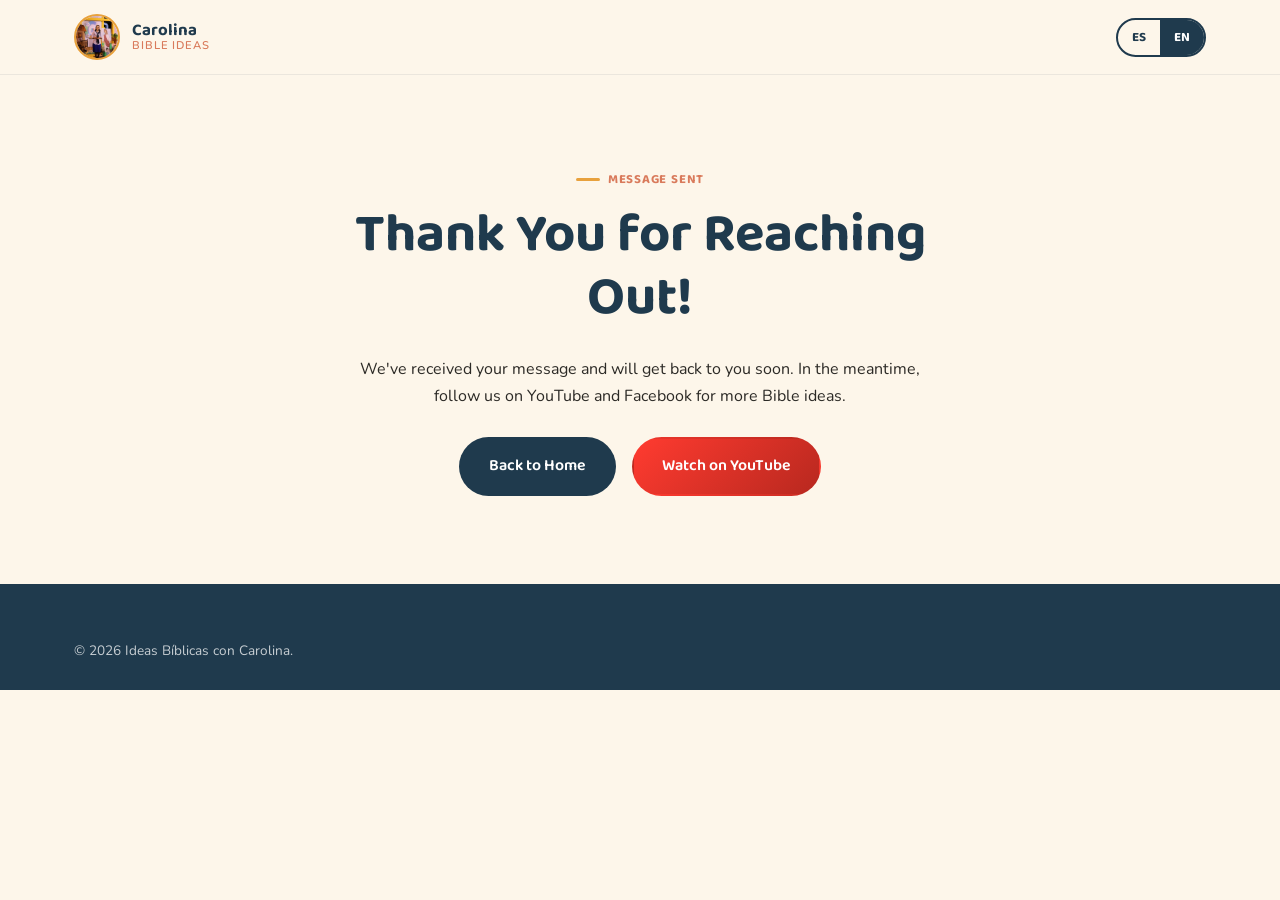
<file: thank-you.html>
<!DOCTYPE html>
<html lang="es">
<head>
<meta charset="UTF-8" />
<meta name="viewport" content="width=device-width, initial-scale=1.0" />
<title data-es="¡Gracias! | Ideas Bíblicas con Carolina" data-en="Thank You! | Ideas Bíblicas con Carolina">¡Gracias! | Ideas Bíblicas con Carolina</title>
<link rel="icon" href="assets/favicon.svg" type="image/svg+xml" />
<link rel="preconnect" href="https://fonts.googleapis.com" />
<link rel="preconnect" href="https://fonts.gstatic.com" crossorigin />
<link href="https://fonts.googleapis.com/css2?family=Baloo+2:wght@500;600;700;800&family=Nunito:wght@400;600;700;800&display=swap" rel="stylesheet" />
<link rel="stylesheet" href="css/style.css" />
</head>
<body>

<header class="site-header">
  <div class="container">
    <a class="brand" href="index.html">
      <img src="assets/carolina-avatar.jpg" alt="Carolina" />
      <span class="brand-name">Carolina
        <span data-es="Ideas Bíblicas" data-en="Bible Ideas">Ideas Bíblicas</span>
      </span>
    </a>
    <div class="lang-toggle" role="group" aria-label="Language selector">
      <button type="button" data-lang="es">ES</button>
      <button type="button" data-lang="en">EN</button>
    </div>
  </div>
</header>

<main>
  <section class="section text-center">
    <div class="container" style="max-width:640px;">
      <p class="eyebrow" data-es="Mensaje enviado" data-en="Message Sent">Mensaje enviado</p>
      <h1 data-es="¡Gracias por escribirnos!" data-en="Thank You for Reaching Out!">¡Gracias por escribirnos!</h1>
      <p data-es="Hemos recibido tu mensaje y te responderemos pronto. Mientras tanto, síguenos en YouTube y Facebook para más ideas bíblicas."
         data-en="We've received your message and will get back to you soon. In the meantime, follow us on YouTube and Facebook for more Bible ideas.">
        Hemos recibido tu mensaje y te responderemos pronto. Mientras tanto, síguenos en YouTube y Facebook para más ideas bíblicas.
      </p>
      <div class="btn-row" style="justify-content:center; margin-top: 28px;">
        <a class="btn btn--dark" href="index.html" data-es="Volver al inicio" data-en="Back to Home">Volver al inicio</a>
        <a class="btn btn--youtube" href="https://www.youtube.com/@ideasbiblicasconcarolina6778" target="_blank" rel="noopener" data-es="Ver en YouTube" data-en="Watch on YouTube">Ver en YouTube</a>
      </div>
    </div>
  </section>
</main>

<footer class="site-footer">
  <div class="container footer-bottom">
    <span>&copy; <span data-year>2026</span> Ideas Bíblicas con Carolina.</span>
  </div>
</footer>

<script src="js/main.js"></script>
</body>
</html>
</file>
<file: css/style.css>
/* ==========================================================================
   Ideas Bíblicas con Carolina — Design System
   ========================================================================== */

:root {
  --color-navy: #1f3a4d;
  --color-navy-light: #2b5266;
  --color-teal: #2b8a8a;
  --color-gold: #e8a13d;
  --color-gold-light: #f4c26b;
  --color-terracotta: #d97a5b;
  --color-cream: #fdf6ea;
  --color-cream-dark: #f7ead2;
  --color-ink: #2c2a26;
  --color-ink-soft: #5a564d;
  --color-white: #ffffff;

  --font-display: "Baloo 2", "Poppins", system-ui, sans-serif;
  --font-body: "Nunito", system-ui, sans-serif;

  --radius-sm: 10px;
  --radius-md: 18px;
  --radius-lg: 32px;

  --shadow-soft: 0 12px 30px rgba(31, 58, 77, 0.12);
  --shadow-card: 0 8px 24px rgba(31, 58, 77, 0.08);

  --max-width: 1180px;
}

*,
*::before,
*::after {
  box-sizing: border-box;
}

html {
  scroll-behavior: smooth;
}

body {
  margin: 0;
  font-family: var(--font-body);
  color: var(--color-ink);
  background: var(--color-cream);
  line-height: 1.65;
  -webkit-font-smoothing: antialiased;
}

h1, h2, h3, h4 {
  font-family: var(--font-display);
  color: var(--color-navy);
  line-height: 1.15;
  margin: 0 0 0.5em;
}

h1 { font-size: clamp(2.1rem, 4.5vw, 3.4rem); }
h2 { font-size: clamp(1.7rem, 3vw, 2.5rem); }
h3 { font-size: clamp(1.2rem, 2vw, 1.5rem); }

p { margin: 0 0 1em; }

a { color: inherit; }

img { max-width: 100%; display: block; }

.container {
  width: 100%;
  max-width: var(--max-width);
  margin: 0 auto;
  padding: 0 24px;
}

.section {
  padding: 88px 0;
}

.section--tight {
  padding: 56px 0;
}

.section--alt {
  background: var(--color-white);
}

.section--navy {
  background: var(--color-navy);
  color: var(--color-cream);
}
.section--navy h2, .section--navy h3 { color: var(--color-white); }

.eyebrow {
  display: inline-flex;
  align-items: center;
  gap: 8px;
  font-family: var(--font-display);
  font-weight: 700;
  letter-spacing: 0.06em;
  text-transform: uppercase;
  font-size: 0.8rem;
  color: var(--color-terracotta);
  margin-bottom: 14px;
}

.eyebrow::before {
  content: "";
  width: 24px;
  height: 3px;
  border-radius: 2px;
  background: var(--color-gold);
}

.section-head {
  max-width: 680px;
  margin: 0 auto 48px;
  text-align: center;
}

.section-head p {
  color: var(--color-ink-soft);
  font-size: 1.05rem;
}

/* ---------- Buttons ---------- */

.btn {
  display: inline-flex;
  align-items: center;
  justify-content: center;
  gap: 10px;
  padding: 14px 28px;
  border-radius: 999px;
  font-family: var(--font-display);
  font-weight: 600;
  font-size: 1rem;
  text-decoration: none;
  border: 2px solid transparent;
  cursor: pointer;
  transition: transform 0.15s ease, box-shadow 0.15s ease, background 0.2s ease, color 0.2s ease;
  white-space: nowrap;
}

.btn svg { width: 20px; height: 20px; flex-shrink: 0; }

.btn:hover { transform: translateY(-2px); }

.btn--primary {
  background: var(--color-gold);
  color: var(--color-navy);
  box-shadow: var(--shadow-soft);
}
.btn--primary:hover { background: var(--color-gold-light); }

.btn--outline {
  background: transparent;
  border-color: rgba(255, 255, 255, 0.55);
  color: currentColor;
}
.btn--outline:hover { background: rgba(255, 255, 255, 0.12); }

.btn--dark {
  background: var(--color-navy);
  color: var(--color-white);
}
.btn--dark:hover { background: var(--color-navy-light); }

.btn--youtube { background: linear-gradient(135deg, #ff3b30 0%, #b8281f 100%); color: var(--color-white); }
.btn--youtube:hover { filter: brightness(1.08); }

.btn--facebook { background: linear-gradient(135deg, #1877f2 0%, #0d47a1 100%); color: var(--color-white); }
.btn--facebook:hover { filter: brightness(1.08); }

.btn--instagram {
  background: radial-gradient(circle at 30% 110%, #fdf497 0%, #fdf497 5%, #fd5949 45%, #d6249f 60%, #285AEB 90%);
  color: var(--color-white);
}
.btn--instagram:hover { filter: brightness(1.08); }

.btn--tiktok { background: linear-gradient(135deg, #010101 0%, #4d4d4d 100%); color: var(--color-white); }
.btn--tiktok:hover { filter: brightness(1.3); }

.btn--block { width: 100%; }

.btn-row {
  display: flex;
  flex-wrap: wrap;
  gap: 16px;
}

/* ---------- Header ---------- */

.site-header {
  position: sticky;
  top: 0;
  z-index: 100;
  background: rgba(253, 246, 234, 0.92);
  backdrop-filter: blur(8px);
  border-bottom: 1px solid rgba(31, 58, 77, 0.08);
}

.site-header .container {
  display: flex;
  align-items: center;
  justify-content: space-between;
  padding-top: 14px;
  padding-bottom: 14px;
}

.brand {
  display: flex;
  align-items: center;
  gap: 12px;
  text-decoration: none;
}

.brand img {
  width: 46px;
  height: 46px;
  border-radius: 50%;
  object-fit: cover;
  border: 2px solid var(--color-gold);
}

.brand-name {
  font-family: var(--font-display);
  font-weight: 700;
  font-size: 1.05rem;
  color: var(--color-navy);
  line-height: 1.15;
}

.brand-name span {
  display: block;
  font-family: var(--font-body);
  font-weight: 600;
  font-size: 0.7rem;
  color: var(--color-terracotta);
  text-transform: uppercase;
  letter-spacing: 0.08em;
}

.nav-desktop {
  display: flex;
  align-items: center;
  gap: 32px;
}

.nav-links {
  display: flex;
  gap: 28px;
  list-style: none;
  margin: 0;
  padding: 0;
}

.nav-links a {
  text-decoration: none;
  font-weight: 700;
  font-size: 0.96rem;
  color: var(--color-navy);
  position: relative;
  padding: 4px 0;
}

.nav-links a::after {
  content: "";
  position: absolute;
  left: 0;
  bottom: -2px;
  width: 0;
  height: 2px;
  background: var(--color-gold);
  transition: width 0.2s ease;
}

.nav-links a:hover::after { width: 100%; }

.lang-toggle {
  display: flex;
  border: 2px solid var(--color-navy);
  border-radius: 999px;
  overflow: hidden;
  font-family: var(--font-display);
  font-weight: 700;
  font-size: 0.82rem;
}

.lang-toggle button {
  border: none;
  background: transparent;
  color: var(--color-navy);
  padding: 7px 14px;
  cursor: pointer;
  font-family: inherit;
  font-weight: inherit;
  font-size: inherit;
}

.lang-toggle button.is-active {
  background: var(--color-navy);
  color: var(--color-white);
}

.nav-toggle {
  display: none;
  flex-direction: column;
  gap: 5px;
  background: none;
  border: none;
  cursor: pointer;
  padding: 8px;
}

.nav-toggle span {
  width: 26px;
  height: 3px;
  border-radius: 2px;
  background: var(--color-navy);
}

.nav-mobile {
  display: none;
  flex-direction: column;
  gap: 18px;
  padding: 20px 24px 28px;
  background: var(--color-cream);
  border-bottom: 1px solid rgba(31, 58, 77, 0.08);
}

.nav-mobile.is-open { display: flex; }

.nav-mobile a {
  text-decoration: none;
  font-weight: 700;
  color: var(--color-navy);
  font-size: 1.05rem;
}

/* ---------- Hero ---------- */

.hero {
  position: relative;
  overflow: hidden;
  padding: 72px 0 100px;
}

.hero-blob {
  position: absolute;
  border-radius: 50%;
  filter: blur(2px);
  opacity: 0.5;
  z-index: 0;
}
.hero-blob--1 { width: 320px; height: 320px; background: var(--color-gold-light); top: -120px; right: -80px; opacity: 0.55;}
.hero-blob--2 { width: 220px; height: 220px; background: var(--color-teal); bottom: -80px; left: -60px; opacity: 0.18; }

.hero .container {
  position: relative;
  z-index: 1;
  display: grid;
  grid-template-columns: 1.15fr 0.85fr;
  gap: 56px;
  align-items: center;
}

.hero-copy .eyebrow { color: var(--color-terracotta); }

.hero-copy p.lead {
  font-size: 1.15rem;
  color: var(--color-ink-soft);
  max-width: 520px;
}

.hero-art {
  position: relative;
  display: flex;
  justify-content: center;
}

.hero-photo-frame {
  position: relative;
  width: min(360px, 100%);
  aspect-ratio: 1 / 1;
  border-radius: 32px;
  overflow: hidden;
  box-shadow: var(--shadow-soft);
  border: 6px solid var(--color-white);
  transform: rotate(-2deg);
}

.hero-photo-frame img {
  width: 100%;
  height: 100%;
  object-fit: cover;
}

.hero-badge {
  position: absolute;
  bottom: -18px;
  left: -18px;
  background: var(--color-white);
  border-radius: var(--radius-md);
  box-shadow: var(--shadow-card);
  padding: 14px 18px;
  display: flex;
  align-items: center;
  gap: 10px;
  transform: rotate(3deg);
  font-family: var(--font-display);
  font-weight: 700;
  font-size: 0.9rem;
  color: var(--color-navy);
}

.hero-badge .dot {
  width: 10px;
  height: 10px;
  border-radius: 50%;
  background: var(--color-terracotta);
}

/* ---------- Mission / value cards ---------- */

.grid-cards {
  display: grid;
  grid-template-columns: repeat(4, 1fr);
  gap: 24px;
}

.value-card {
  background: var(--color-white);
  border-radius: var(--radius-md);
  padding: 30px 24px;
  box-shadow: var(--shadow-card);
  text-align: left;
}

.value-card .icon {
  width: 52px;
  height: 52px;
  border-radius: 14px;
  display: flex;
  align-items: center;
  justify-content: center;
  margin-bottom: 18px;
  background: var(--color-cream-dark);
  color: var(--color-terracotta);
}

.value-card .icon svg { width: 26px; height: 26px; }

.value-card h3 { margin-bottom: 8px; font-size: 1.1rem; }
.value-card p { color: var(--color-ink-soft); font-size: 0.95rem; margin-bottom: 0; }

/* ---------- About ---------- */

.about-grid {
  display: grid;
  grid-template-columns: 0.9fr 1.1fr;
  gap: 56px;
  align-items: center;
}

.about-photo {
  border-radius: var(--radius-lg);
  overflow: hidden;
  box-shadow: var(--shadow-soft);
}

.about-gallery {
  display: grid;
  grid-template-columns: 1fr 1fr;
  gap: 16px;
}

.about-gallery img {
  width: 100%;
  height: 100%;
  object-fit: cover;
  border-radius: var(--radius-md);
  border: 6px solid var(--color-white);
  box-shadow: var(--shadow-soft);
}

.about-gallery-main {
  grid-column: 1 / -1;
  aspect-ratio: 16 / 10;
}

.about-gallery img.about-gallery-sub {
  aspect-ratio: 3 / 4;
}

.about-inline-photo {
  margin: 28px 0;
}

.about-inline-photo img {
  width: 100%;
  max-width: 420px;
  border-radius: var(--radius-md);
  box-shadow: var(--shadow-card);
  border: 6px solid var(--color-white);
  aspect-ratio: 4 / 3;
  object-fit: cover;
  object-position: 50% 20%;
}

.about-inline-photo figcaption {
  margin-top: 10px;
  font-size: 0.85rem;
  color: var(--color-ink-soft);
  max-width: 420px;
}

.quote-block {
  margin-top: 28px;
  padding: 22px 26px;
  border-left: 4px solid var(--color-gold);
  background: var(--color-cream-dark);
  border-radius: 0 var(--radius-sm) var(--radius-sm) 0;
  font-family: var(--font-display);
  font-size: 1.05rem;
  color: var(--color-navy);
}

.credential-list {
  list-style: none;
  margin: 24px 0 0;
  padding: 0;
  display: grid;
  gap: 14px;
}

.credential-list li {
  display: flex;
  gap: 12px;
  align-items: flex-start;
  color: var(--color-ink-soft);
}

.credential-list svg {
  flex-shrink: 0;
  width: 22px;
  height: 22px;
  color: var(--color-teal);
  margin-top: 2px;
}

/* ---------- Videos ---------- */

.video-frame-wrap {
  position: relative;
  border-radius: var(--radius-lg);
  overflow: hidden;
  box-shadow: var(--shadow-soft);
  background: var(--color-navy);
  aspect-ratio: 16 / 9;
}

.video-frame-wrap iframe {
  position: absolute;
  inset: 0;
  width: 100%;
  height: 100%;
  border: none;
}

.videos-footer {
  display: flex;
  flex-wrap: wrap;
  align-items: center;
  justify-content: space-between;
  gap: 20px;
  margin-top: 32px;
}

/* ---------- Facebook / Social panel ---------- */

.social-panel {
  display: grid;
  grid-template-columns: repeat(2, 1fr);
  gap: 24px;
}

.social-card {
  background: var(--color-white);
  border-radius: var(--radius-md);
  padding: 36px 32px;
  box-shadow: var(--shadow-card);
  display: flex;
  flex-direction: column;
  align-items: flex-start;
  gap: 14px;
}

.social-card .icon-circle {
  width: 58px;
  height: 58px;
  border-radius: 50%;
  display: flex;
  align-items: center;
  justify-content: center;
  color: var(--color-white);
}

.social-card .icon-circle svg { width: 30px; height: 30px; }

.social-card.youtube .icon-circle { background: linear-gradient(135deg, #ff3b30 0%, #b8281f 100%); }
.social-card.facebook .icon-circle { background: linear-gradient(135deg, #1877f2 0%, #0d47a1 100%); }
.social-card.instagram .icon-circle { background: radial-gradient(circle at 30% 110%, #fdf497 0%, #fdf497 5%, #fd5949 45%, #d6249f 60%, #285AEB 90%); }
.social-card.tiktok .icon-circle { background: linear-gradient(135deg, #010101 0%, #4d4d4d 100%); }

.social-card p { color: var(--color-ink-soft); margin-bottom: 6px; }

/* ---------- Coming soon banner ---------- */

.coming-soon {
  background: linear-gradient(135deg, var(--color-navy) 0%, var(--color-navy-light) 100%);
  border-radius: var(--radius-lg);
  padding: 56px;
  color: var(--color-white);
  display: grid;
  grid-template-columns: auto 1fr auto;
  gap: 32px;
  align-items: center;
  position: relative;
  overflow: hidden;
}

.coming-soon::after {
  content: "";
  position: absolute;
  width: 260px;
  height: 260px;
  border-radius: 50%;
  background: var(--color-gold);
  opacity: 0.15;
  top: -100px;
  right: -60px;
}

.coming-soon-badge {
  font-family: var(--font-display);
  font-weight: 700;
  background: var(--color-gold);
  color: var(--color-navy);
  padding: 10px 20px;
  border-radius: 999px;
  font-size: 0.85rem;
  letter-spacing: 0.04em;
  white-space: nowrap;
  justify-self: start;
}

.coming-soon h2 { color: var(--color-white); margin-bottom: 10px; }
.coming-soon p { color: rgba(255,255,255,0.85); margin-bottom: 0; max-width: 520px; }

/* ---------- Email signup ---------- */

.signup-card {
  background: var(--color-white);
  border-radius: var(--radius-lg);
  box-shadow: var(--shadow-soft);
  padding: 48px;
  display: grid;
  grid-template-columns: 1fr 1fr;
  gap: 40px;
  align-items: center;
}

.form-row {
  display: flex;
  gap: 12px;
  flex-wrap: wrap;
}

.form-field {
  flex: 1 1 220px;
  display: flex;
  flex-direction: column;
  gap: 6px;
}

.form-field label {
  font-weight: 700;
  font-size: 0.85rem;
  color: var(--color-navy);
}

.form-field input,
.form-field textarea {
  padding: 13px 16px;
  border-radius: var(--radius-sm);
  border: 2px solid var(--color-cream-dark);
  background: var(--color-cream);
  font-family: var(--font-body);
  font-size: 1rem;
  color: var(--color-ink);
}

.form-field input:focus,
.form-field textarea:focus {
  outline: none;
  border-color: var(--color-gold);
}

.form-field textarea { resize: vertical; min-height: 130px; }

.form-note {
  font-size: 0.8rem;
  color: var(--color-ink-soft);
  margin-top: 10px;
}

.honeypot { position: absolute; left: -9999px; top: -9999px; }

/* ---------- Contact page ---------- */

.contact-grid {
  display: grid;
  grid-template-columns: 1fr 1fr;
  gap: 48px;
}

.contact-card {
  background: var(--color-white);
  border-radius: var(--radius-lg);
  padding: 44px;
  box-shadow: var(--shadow-card);
}

.contact-links {
  list-style: none;
  margin: 24px 0 0;
  padding: 0;
  display: grid;
  gap: 16px;
}

.contact-links a {
  display: flex;
  align-items: center;
  gap: 14px;
  text-decoration: none;
  font-weight: 700;
  color: var(--color-navy);
  padding: 16px 20px;
  border-radius: var(--radius-sm);
  background: var(--color-cream);
  transition: background 0.2s ease;
}

.contact-links a:hover { background: var(--color-cream-dark); }

.contact-links svg { width: 24px; height: 24px; flex-shrink: 0; }

/* ---------- Footer ---------- */

.site-footer {
  background: var(--color-navy);
  color: rgba(255, 255, 255, 0.75);
  padding: 56px 0 28px;
}

.footer-top {
  display: flex;
  justify-content: space-between;
  flex-wrap: wrap;
  gap: 32px;
  padding-bottom: 32px;
  border-bottom: 1px solid rgba(255, 255, 255, 0.12);
  margin-bottom: 24px;
}

.footer-brand {
  display: flex;
  align-items: center;
  gap: 12px;
}

.footer-brand img {
  width: 42px;
  height: 42px;
  border-radius: 50%;
  object-fit: cover;
  border: 2px solid var(--color-gold);
}

.footer-brand strong {
  display: block;
  color: var(--color-white);
  font-family: var(--font-display);
}

.footer-social {
  display: flex;
  gap: 14px;
}

.footer-social a {
  width: 42px;
  height: 42px;
  border-radius: 50%;
  display: flex;
  align-items: center;
  justify-content: center;
  color: var(--color-white);
  text-decoration: none;
  transition: transform 0.15s ease, filter 0.15s ease;
}

.footer-social a:hover { transform: translateY(-3px); filter: brightness(1.1); }

.footer-social a.youtube { background: linear-gradient(135deg, #ff3b30 0%, #b8281f 100%); }
.footer-social a.facebook { background: linear-gradient(135deg, #1877f2 0%, #0d47a1 100%); }
.footer-social a.instagram {
  background: radial-gradient(circle at 30% 110%, #fdf497 0%, #fdf497 5%, #fd5949 45%, #d6249f 60%, #285AEB 90%);
}
.footer-social a.tiktok { background: linear-gradient(135deg, #010101 0%, #4d4d4d 100%); }

.footer-social svg { width: 20px; height: 20px; }

.footer-links {
  display: flex;
  gap: 28px;
  flex-wrap: wrap;
  list-style: none;
  margin: 0;
  padding: 0;
}

.footer-links a { text-decoration: none; color: rgba(255,255,255,0.75); font-weight: 600; }
.footer-links a:hover { color: var(--color-white); }

.footer-bottom {
  display: flex;
  justify-content: space-between;
  flex-wrap: wrap;
  gap: 12px;
  font-size: 0.85rem;
}

/* ---------- Utilities ---------- */

.text-center { text-align: center; }
.mt-40 { margin-top: 40px; }

/* ---------- Responsive ---------- */

@media (max-width: 960px) {
  .nav-desktop { display: none; }
  .nav-toggle { display: flex; }

  .hero .container {
    grid-template-columns: 1fr;
    text-align: center;
  }
  .hero-copy p.lead { margin-left: auto; margin-right: auto; }
  .btn-row { justify-content: center; }
  .hero-art { order: -1; }

  .about-grid { grid-template-columns: 1fr; }
  .about-photo { max-width: 380px; margin: 0 auto; }
  .about-gallery { max-width: 420px; margin: 0 auto; }
  .about-inline-photo img { max-width: 100%; }

  .grid-cards { grid-template-columns: repeat(2, 1fr); }
  .social-panel { grid-template-columns: 1fr; }
  .contact-grid { grid-template-columns: 1fr; }

  .signup-card { grid-template-columns: 1fr; padding: 32px; }

  .coming-soon {
    grid-template-columns: 1fr;
    text-align: center;
    padding: 40px 28px;
  }
  .coming-soon-badge { justify-self: center; }
}

@media (max-width: 600px) {
  .section { padding: 64px 0; }
  .grid-cards { grid-template-columns: 1fr; }
  .hero { padding: 48px 0 72px; }
  .contact-card, .signup-card { padding: 28px; }
}
</file>
